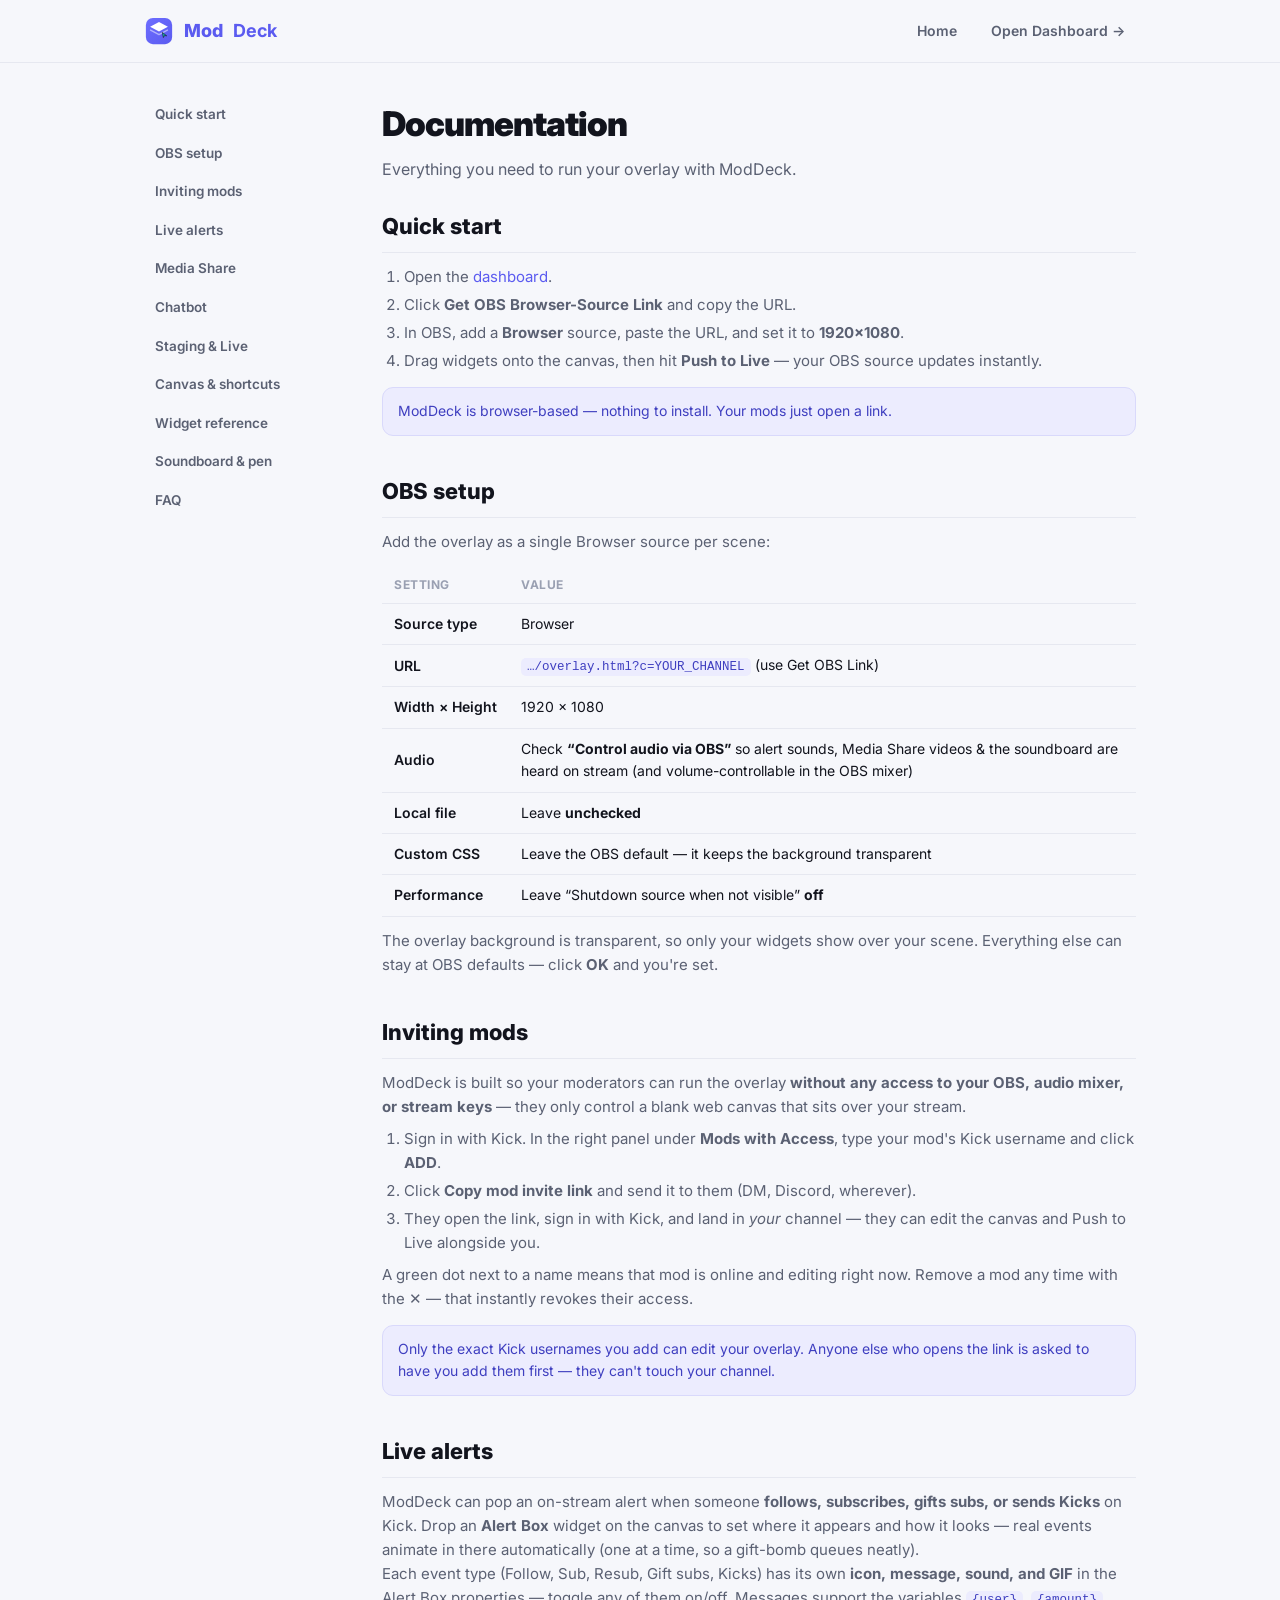
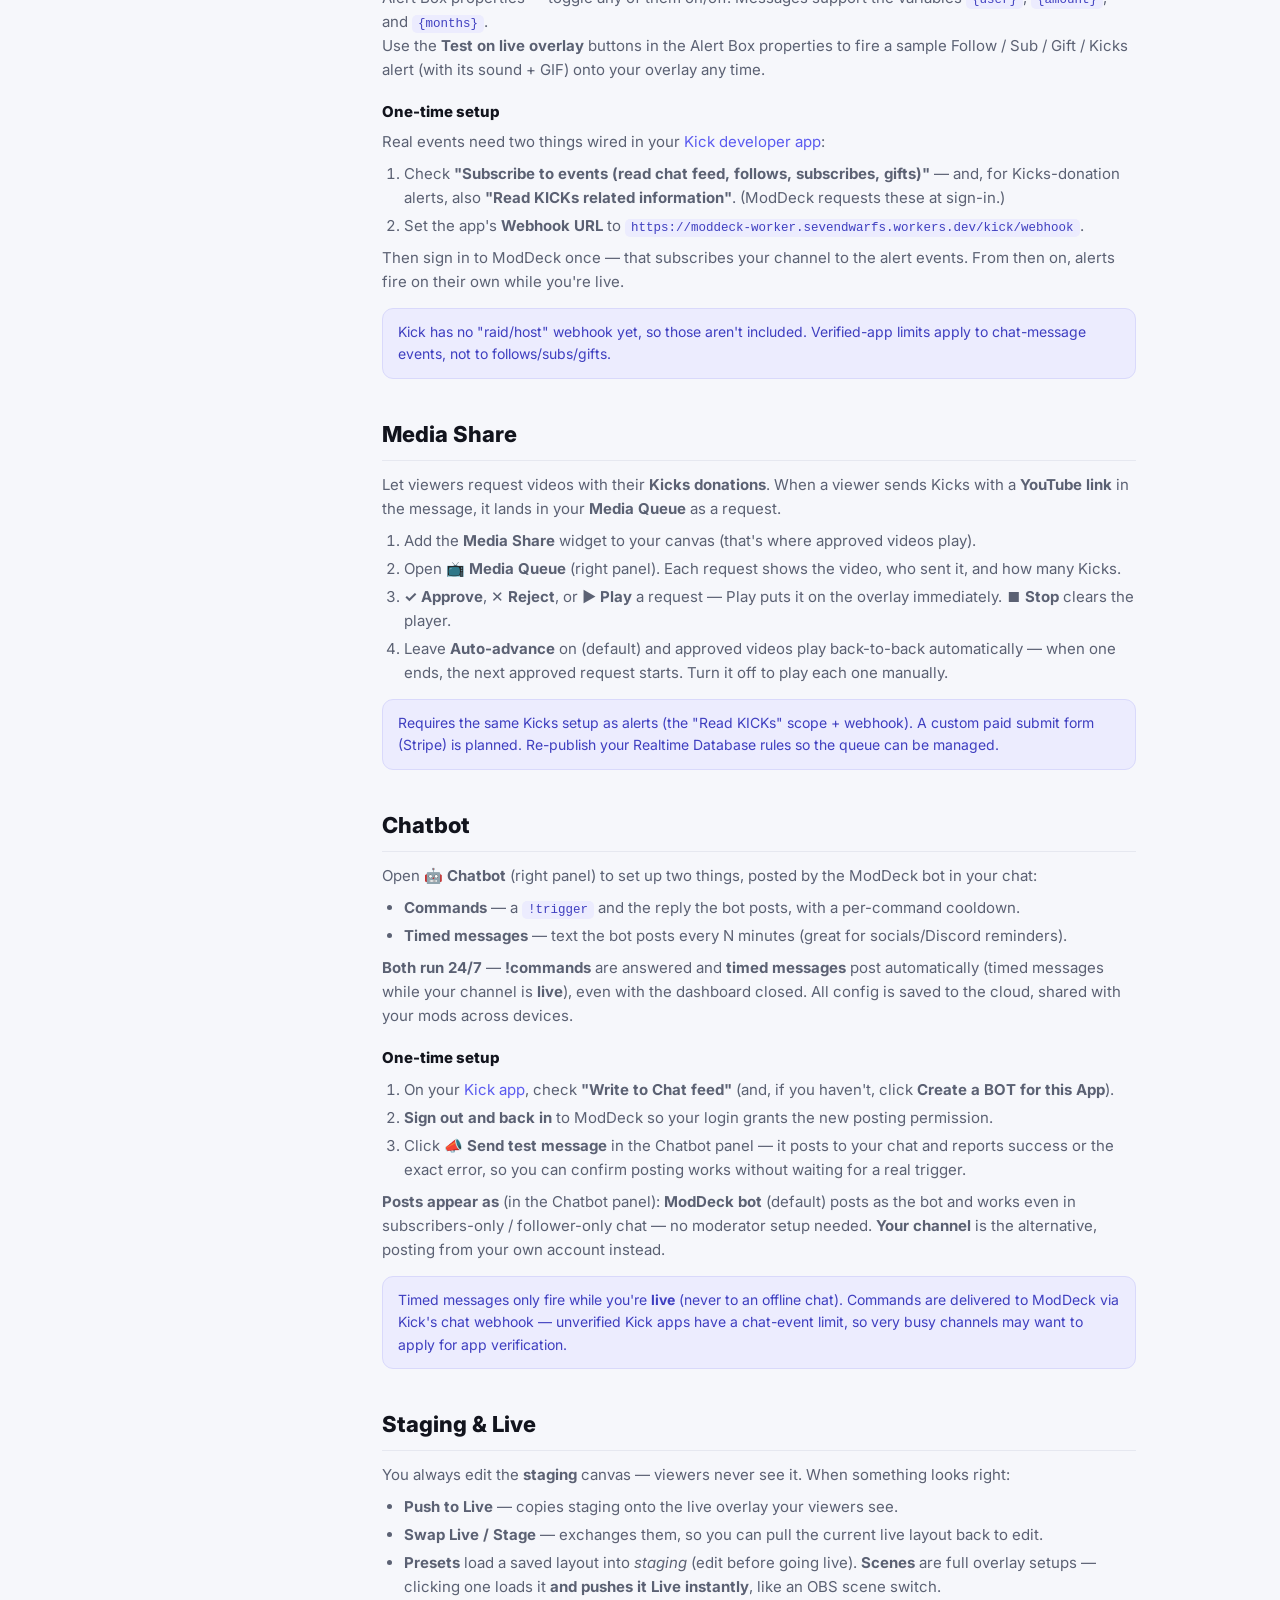
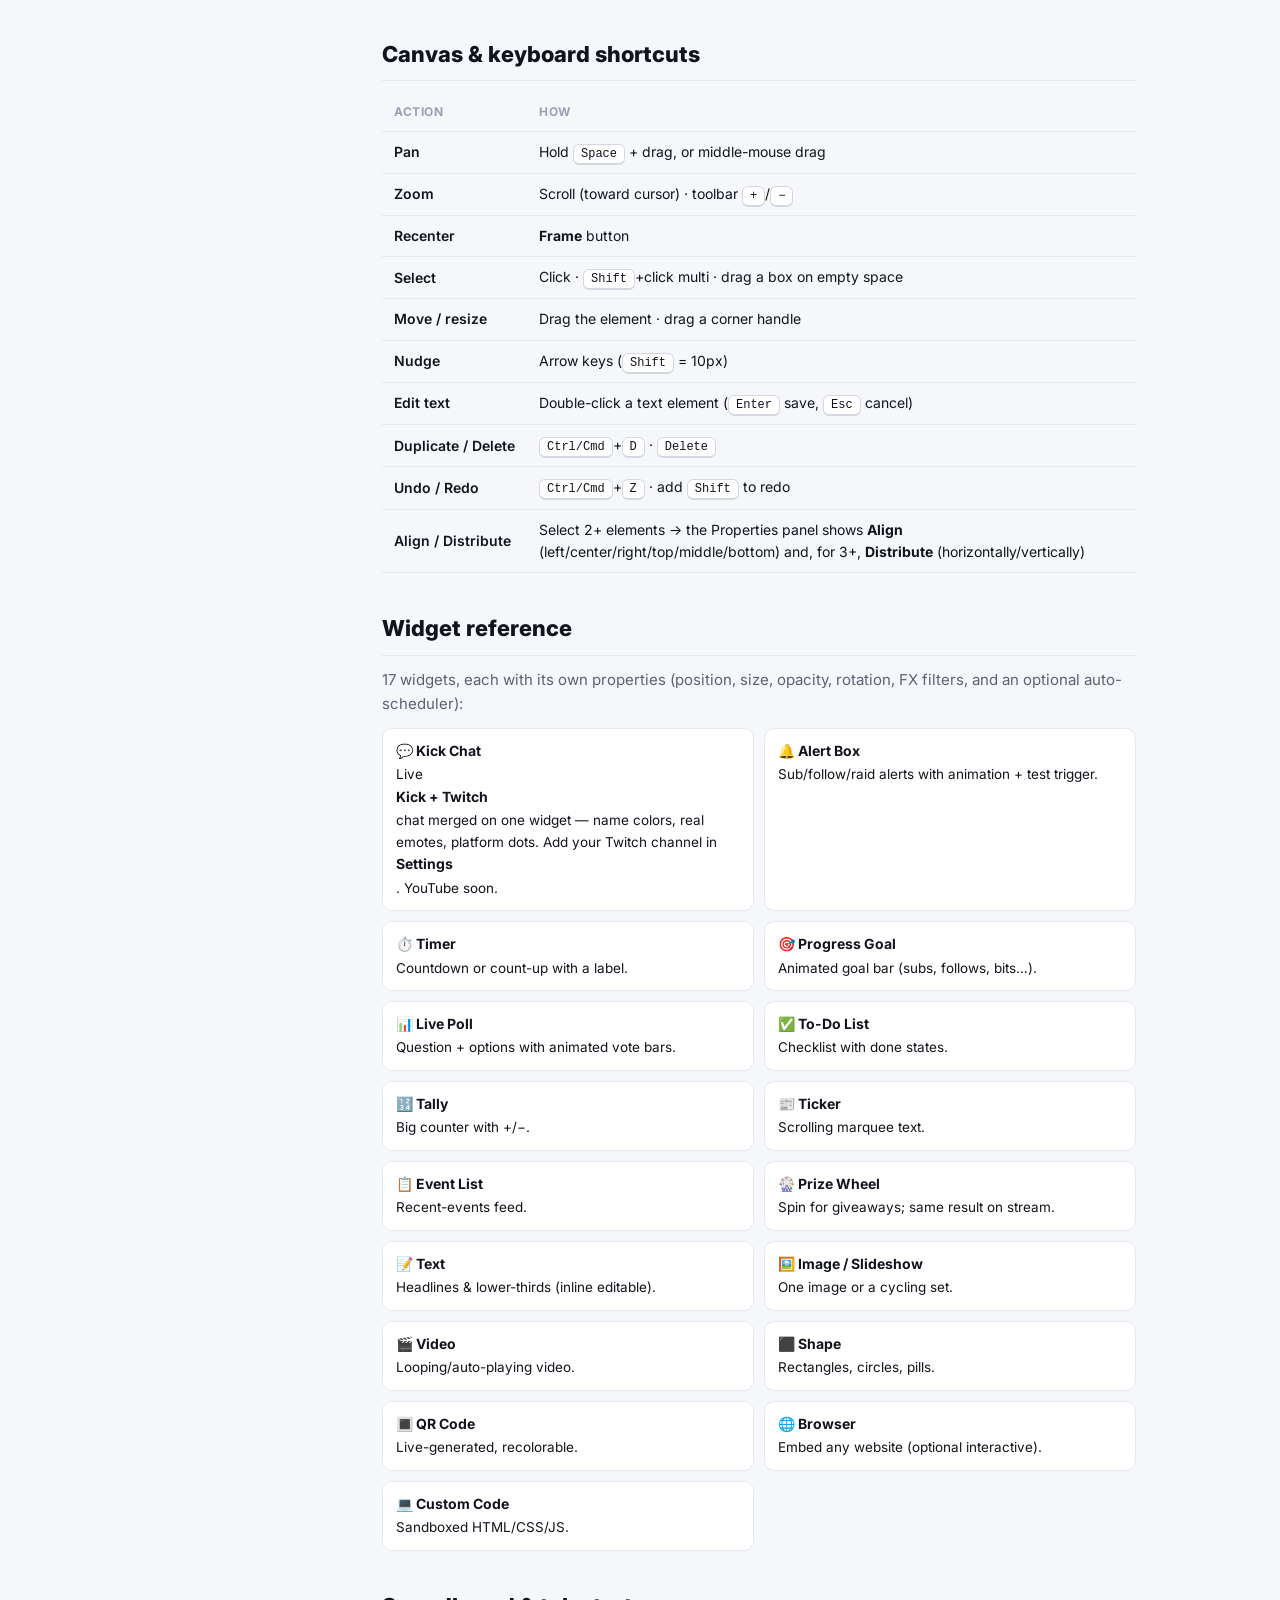
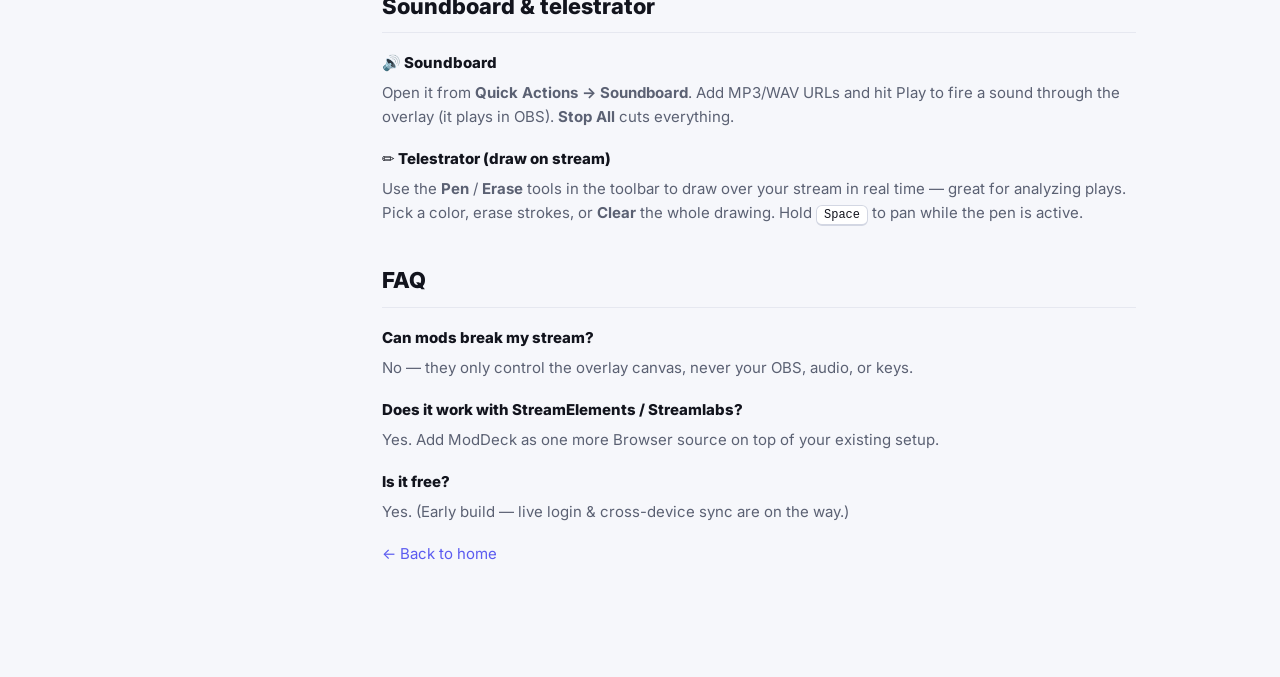
<file: docs.html>
<!DOCTYPE html>
<html lang="en">
<head>
<meta charset="UTF-8">
<meta name="viewport" content="width=device-width, initial-scale=1.0">
<title>ModDeck — Documentation</title>
<meta name="description" content="ModDeck docs: OBS setup, inviting mods, canvas controls & keyboard shortcuts, and the full widget reference.">
<meta name="moddeck-version" content="0.35.2">
<link rel="icon" href="favicon.svg" type="image/svg+xml">
<meta name="theme-color" content="#5b5bf0">
<link rel="preconnect" href="https://fonts.googleapis.com">
<link rel="preconnect" href="https://fonts.gstatic.com" crossorigin>
<link href="https://fonts.googleapis.com/css2?family=Inter:wght@400;500;600;700;800;900&display=swap" rel="stylesheet">
<style>
  :root{--bg:#f6f7fb;--panel:#fff;--line:#e6e8f0;--line2:#d3d7e3;--ink:#12141d;--ink-dim:#5b6173;--ink-faint:#9aa0b2;
    --accent:#5b5bf0;--accent-soft:#ececfe;--accent2:#0fb5a8;--radius:14px;--shadow:0 1px 2px rgba(20,25,45,.06),0 8px 24px rgba(20,25,45,.06);
    --mono:"SF Mono",ui-monospace,Menlo,Consolas,monospace;font-family:Inter,-apple-system,BlinkMacSystemFont,"Segoe UI",system-ui,sans-serif}
  *{box-sizing:border-box;margin:0;padding:0}
  body{background:var(--bg);color:var(--ink);line-height:1.6;-webkit-font-smoothing:antialiased}
  a{color:var(--accent);text-decoration:none}a:hover{text-decoration:underline}
  nav{position:sticky;top:0;z-index:50;background:rgba(246,247,251,.85);backdrop-filter:blur(12px);border-bottom:1px solid var(--line)}
  nav .in{max-width:1040px;margin:0 auto;padding:0 24px;height:62px;display:flex;align-items:center;gap:12px}
  .brand{display:flex;align-items:center;gap:10px;font-weight:800;font-size:18px}.brand img{width:30px;height:30px}.brand b{color:var(--accent)}
  nav .sp{margin-left:auto}nav a.t{color:var(--ink-dim);font-weight:600;font-size:14px;padding:7px 11px;border-radius:8px}nav a.t:hover{color:var(--ink);background:var(--panel);text-decoration:none}
  .layout{max-width:1040px;margin:0 auto;padding:34px 24px 80px;display:grid;grid-template-columns:200px 1fr;gap:38px}
  aside{position:sticky;top:90px;align-self:start;display:flex;flex-direction:column;gap:3px}
  aside a{color:var(--ink-dim);font-size:13.5px;font-weight:600;padding:7px 11px;border-radius:8px}
  aside a:hover{background:var(--panel);color:var(--ink);text-decoration:none}
  main{min-width:0}
  h1{font-size:34px;font-weight:900;letter-spacing:-1px;margin-bottom:6px}
  .tag{color:var(--ink-dim);margin-bottom:26px}
  section{margin-bottom:38px;scroll-margin-top:80px}
  h2{font-size:22px;font-weight:800;margin:0 0 12px;padding-bottom:8px;border-bottom:1px solid var(--line)}
  h3{font-size:15px;font-weight:800;margin:18px 0 6px}
  p,li{color:var(--ink-dim);font-size:15px}ul,ol{padding-left:22px;margin:8px 0}li{margin:4px 0}
  .card{background:var(--panel);border:1px solid var(--line);border-radius:var(--radius);padding:18px 20px;box-shadow:var(--shadow);margin:14px 0}
  code{font-family:var(--mono);font-size:12.5px;background:var(--accent-soft);color:#3f3fc0;padding:2px 6px;border-radius:5px}
  .kbd{font-family:var(--mono);font-size:12px;background:#fff;border:1px solid var(--line2);border-bottom-width:2px;border-radius:6px;padding:2px 7px;color:var(--ink)}
  table{width:100%;border-collapse:collapse;margin:12px 0;font-size:14px}
  th,td{text-align:left;padding:9px 12px;border-bottom:1px solid var(--line)}th{color:var(--ink-faint);font-size:12px;text-transform:uppercase;letter-spacing:.5px}
  td:first-child{font-weight:600;color:var(--ink);white-space:nowrap}
  .note{background:var(--accent-soft);border:1px solid #d9d9fb;border-radius:11px;padding:12px 15px;font-size:14px;color:#3f3fc0;margin:14px 0}
  .wgrid{display:grid;grid-template-columns:1fr 1fr;gap:10px;margin-top:12px}
  .w{background:var(--panel);border:1px solid var(--line);border-radius:10px;padding:11px 13px;font-size:13.5px}
  .w b{display:block;color:var(--ink);font-size:14px;margin-bottom:2px}
  @media(max-width:760px){.layout{grid-template-columns:1fr}aside{position:static;flex-direction:row;flex-wrap:wrap;margin-bottom:10px}.wgrid{grid-template-columns:1fr}}
</style>
</head>
<body>
<nav><div class="in">
  <a class="brand" href="index.html"><img src="favicon.svg" alt="">Mod<b>Deck</b></a>
  <span class="sp"></span>
  <a class="t" href="index.html">Home</a>
  <a class="t" href="dashboard.html">Open Dashboard →</a>
</div></nav>

<div class="layout">
  <aside>
    <a href="#start">Quick start</a>
    <a href="#obs">OBS setup</a>
    <a href="#mods">Inviting mods</a>
    <a href="#alerts">Live alerts</a>
    <a href="#media">Media Share</a>
    <a href="#chatbot">Chatbot</a>
    <a href="#staging">Staging &amp; Live</a>
    <a href="#controls">Canvas &amp; shortcuts</a>
    <a href="#widgets">Widget reference</a>
    <a href="#tools">Soundboard &amp; pen</a>
    <a href="#faq">FAQ</a>
  </aside>

  <main>
    <h1>Documentation</h1>
    <div class="tag">Everything you need to run your overlay with ModDeck.</div>

    <section id="start">
      <h2>Quick start</h2>
      <ol>
        <li>Open the <a href="dashboard.html">dashboard</a>.</li>
        <li>Click <b>Get OBS Browser-Source Link</b> and copy the URL.</li>
        <li>In OBS, add a <b>Browser</b> source, paste the URL, and set it to <b>1920×1080</b>.</li>
        <li>Drag widgets onto the canvas, then hit <b>Push to Live</b> — your OBS source updates instantly.</li>
      </ol>
      <div class="note">ModDeck is browser-based — nothing to install. Your mods just open a link.</div>
    </section>

    <section id="obs">
      <h2>OBS setup</h2>
      <p>Add the overlay as a single Browser source per scene:</p>
      <table>
        <tr><th>Setting</th><th>Value</th></tr>
        <tr><td>Source type</td><td>Browser</td></tr>
        <tr><td>URL</td><td><code>…/overlay.html?c=YOUR_CHANNEL</code> (use Get OBS Link)</td></tr>
        <tr><td>Width × Height</td><td>1920 × 1080</td></tr>
        <tr><td>Audio</td><td>Check <b>“Control audio via OBS”</b> so alert sounds, Media Share videos &amp; the soundboard are heard on stream (and volume-controllable in the OBS mixer)</td></tr>
        <tr><td>Local file</td><td>Leave <b>unchecked</b></td></tr>
        <tr><td>Custom CSS</td><td>Leave the OBS default — it keeps the background transparent</td></tr>
        <tr><td>Performance</td><td>Leave “Shutdown source when not visible” <b>off</b></td></tr>
      </table>
      <p>The overlay background is transparent, so only your widgets show over your scene. Everything else can
      stay at OBS defaults — click <b>OK</b> and you're set.</p>
    </section>

    <section id="mods">
      <h2>Inviting mods</h2>
      <p>ModDeck is built so your moderators can run the overlay <b>without any access to your OBS, audio mixer, or stream keys</b> — they only control a blank web canvas that sits over your stream.</p>
      <ol>
        <li>Sign in with Kick. In the right panel under <b>Mods with Access</b>, type your mod's Kick username and click <b>ADD</b>.</li>
        <li>Click <b>Copy mod invite link</b> and send it to them (DM, Discord, wherever).</li>
        <li>They open the link, sign in with Kick, and land in <i>your</i> channel — they can edit the canvas and Push to Live alongside you.</li>
      </ol>
      <p>A green dot next to a name means that mod is online and editing right now. Remove a mod any time with the <b>✕</b> — that instantly revokes their access.</p>
      <div class="note">Only the exact Kick usernames you add can edit your overlay. Anyone else who opens the link is asked to have you add them first — they can't touch your channel.</div>
    </section>

    <section id="alerts">
      <h2>Live alerts</h2>
      <p>ModDeck can pop an on-stream alert when someone <b>follows, subscribes, gifts subs, or sends Kicks</b>
      on Kick. Drop an <b>Alert Box</b> widget on the canvas to set where it appears and how it looks — real
      events animate in there automatically (one at a time, so a gift-bomb queues neatly).</p>
      <p>Each event type (Follow, Sub, Resub, Gift subs, Kicks) has its own <b>icon, message, sound, and GIF</b>
      in the Alert Box properties — toggle any of them on/off. Messages support the variables
      <code>{user}</code>, <code>{amount}</code>, and <code>{months}</code>.</p>
      <p>Use the <b>Test on live overlay</b> buttons in the Alert Box properties to fire a sample Follow / Sub /
      Gift / Kicks alert (with its sound + GIF) onto your overlay any time.</p>
      <h3>One-time setup</h3>
      <p>Real events need two things wired in your <a href="https://kick.com/settings/developer" target="_blank" rel="noopener">Kick developer app</a>:</p>
      <ol>
        <li>Check <b>"Subscribe to events (read chat feed, follows, subscribes, gifts)"</b> — and, for
          Kicks-donation alerts, also <b>"Read KICKs related information"</b>. (ModDeck requests these at sign-in.)</li>
        <li>Set the app's <b>Webhook URL</b> to
          <code>https://moddeck-worker.sevendwarfs.workers.dev/kick/webhook</code>.</li>
      </ol>
      <p>Then sign in to ModDeck once — that subscribes your channel to the alert events. From then on, alerts
      fire on their own while you're live.</p>
      <div class="note">Kick has no "raid/host" webhook yet, so those aren't included. Verified-app limits apply
      to chat-message events, not to follows/subs/gifts.</div>
    </section>

    <section id="media">
      <h2>Media Share</h2>
      <p>Let viewers request videos with their <b>Kicks donations</b>. When a viewer sends Kicks with a
      <b>YouTube link</b> in the message, it lands in your <b>Media Queue</b> as a request.</p>
      <ol>
        <li>Add the <b>Media Share</b> widget to your canvas (that's where approved videos play).</li>
        <li>Open <b>📺 Media Queue</b> (right panel). Each request shows the video, who sent it, and how many
          Kicks.</li>
        <li><b>✓ Approve</b>, <b>✕ Reject</b>, or <b>▶ Play</b> a request — Play puts it on the overlay
          immediately. <b>⏹ Stop</b> clears the player.</li>
        <li>Leave <b>Auto-advance</b> on (default) and approved videos play back-to-back automatically — when
          one ends, the next approved request starts. Turn it off to play each one manually.</li>
      </ol>
      <div class="note">Requires the same Kicks setup as alerts (the "Read KICKs" scope + webhook). A custom
      paid submit form (Stripe) is planned. Re-publish your Realtime Database rules so the queue can be
      managed.</div>
    </section>

    <section id="chatbot">
      <h2>Chatbot</h2>
      <p>Open <b>🤖 Chatbot</b> (right panel) to set up two things, posted by the ModDeck bot in your chat:</p>
      <ul>
        <li><b>Commands</b> — a <code>!trigger</code> and the reply the bot posts, with a per-command cooldown.</li>
        <li><b>Timed messages</b> — text the bot posts every N minutes (great for socials/Discord reminders).</li>
      </ul>
      <p><b>Both run 24/7</b> — <b>!commands</b> are answered and <b>timed messages</b> post automatically
      (timed messages while your channel is <b>live</b>), even with the dashboard closed. All config is saved to
      the cloud, shared with your mods across devices.</p>
      <h3>One-time setup</h3>
      <ol>
        <li>On your <a href="https://kick.com/settings/developer" target="_blank" rel="noopener">Kick app</a>,
          check <b>"Write to Chat feed"</b> (and, if you haven't, click <b>Create a BOT for this App</b>).</li>
        <li><b>Sign out and back in</b> to ModDeck so your login grants the new posting permission.</li>
        <li>Click <b>📣 Send test message</b> in the Chatbot panel — it posts to your chat and reports success
          or the exact error, so you can confirm posting works without waiting for a real trigger.</li>
      </ol>
      <p><b>Posts appear as</b> (in the Chatbot panel): <b>ModDeck bot</b> (default) posts as the bot and works
      even in subscribers-only / follower-only chat — no moderator setup needed. <b>Your channel</b> is the
      alternative, posting from your own account instead.</p>
      <div class="note">Timed messages only fire while you're <b>live</b> (never to an offline chat). Commands
      are delivered to ModDeck via Kick's chat webhook — unverified Kick apps have a chat-event limit, so very
      busy channels may want to apply for app verification.</div>
    </section>

    <section id="staging">
      <h2>Staging &amp; Live</h2>
      <p>You always edit the <b>staging</b> canvas — viewers never see it. When something looks right:</p>
      <ul>
        <li><b>Push to Live</b> — copies staging onto the live overlay your viewers see.</li>
        <li><b>Swap Live / Stage</b> — exchanges them, so you can pull the current live layout back to edit.</li>
        <li><b>Presets</b> load a saved layout into <i>staging</i> (edit before going live). <b>Scenes</b> are full
          overlay setups — clicking one loads it <b>and pushes it Live instantly</b>, like an OBS scene switch.</li>
      </ul>
    </section>

    <section id="controls">
      <h2>Canvas &amp; keyboard shortcuts</h2>
      <table>
        <tr><th>Action</th><th>How</th></tr>
        <tr><td>Pan</td><td>Hold <span class="kbd">Space</span> + drag, or middle-mouse drag</td></tr>
        <tr><td>Zoom</td><td>Scroll (toward cursor) · toolbar <span class="kbd">+</span>/<span class="kbd">−</span></td></tr>
        <tr><td>Recenter</td><td><b>Frame</b> button</td></tr>
        <tr><td>Select</td><td>Click · <span class="kbd">Shift</span>+click multi · drag a box on empty space</td></tr>
        <tr><td>Move / resize</td><td>Drag the element · drag a corner handle</td></tr>
        <tr><td>Nudge</td><td>Arrow keys (<span class="kbd">Shift</span> = 10px)</td></tr>
        <tr><td>Edit text</td><td>Double-click a text element (<span class="kbd">Enter</span> save, <span class="kbd">Esc</span> cancel)</td></tr>
        <tr><td>Duplicate / Delete</td><td><span class="kbd">Ctrl/Cmd</span>+<span class="kbd">D</span> · <span class="kbd">Delete</span></td></tr>
        <tr><td>Undo / Redo</td><td><span class="kbd">Ctrl/Cmd</span>+<span class="kbd">Z</span> · add <span class="kbd">Shift</span> to redo</td></tr>
        <tr><td>Align / Distribute</td><td>Select 2+ elements → the Properties panel shows <b>Align</b> (left/center/right/top/middle/bottom) and, for 3+, <b>Distribute</b> (horizontally/vertically)</td></tr>
      </table>
    </section>

    <section id="widgets">
      <h2>Widget reference</h2>
      <p>17 widgets, each with its own properties (position, size, opacity, rotation, FX filters, and an optional auto-scheduler):</p>
      <div class="wgrid">
        <div class="w"><b>💬 Kick Chat</b>Live <b>Kick + Twitch</b> chat merged on one widget — name colors, real emotes, platform dots. Add your Twitch channel in <b>Settings</b>. YouTube soon.</div>
        <div class="w"><b>🔔 Alert Box</b>Sub/follow/raid alerts with animation + test trigger.</div>
        <div class="w"><b>⏱️ Timer</b>Countdown or count-up with a label.</div>
        <div class="w"><b>🎯 Progress Goal</b>Animated goal bar (subs, follows, bits…).</div>
        <div class="w"><b>📊 Live Poll</b>Question + options with animated vote bars.</div>
        <div class="w"><b>✅ To-Do List</b>Checklist with done states.</div>
        <div class="w"><b>🔢 Tally</b>Big counter with +/−.</div>
        <div class="w"><b>📰 Ticker</b>Scrolling marquee text.</div>
        <div class="w"><b>📋 Event List</b>Recent-events feed.</div>
        <div class="w"><b>🎡 Prize Wheel</b>Spin for giveaways; same result on stream.</div>
        <div class="w"><b>📝 Text</b>Headlines &amp; lower-thirds (inline editable).</div>
        <div class="w"><b>🖼️ Image / Slideshow</b>One image or a cycling set.</div>
        <div class="w"><b>🎬 Video</b>Looping/auto-playing video.</div>
        <div class="w"><b>⬛ Shape</b>Rectangles, circles, pills.</div>
        <div class="w"><b>🔳 QR Code</b>Live-generated, recolorable.</div>
        <div class="w"><b>🌐 Browser</b>Embed any website (optional interactive).</div>
        <div class="w"><b>💻 Custom Code</b>Sandboxed HTML/CSS/JS.</div>
      </div>
    </section>

    <section id="tools">
      <h2>Soundboard &amp; telestrator</h2>
      <h3>🔊 Soundboard</h3>
      <p>Open it from <b>Quick Actions → Soundboard</b>. Add MP3/WAV URLs and hit Play to fire a sound through the overlay (it plays in OBS). <b>Stop All</b> cuts everything.</p>
      <h3>✏️ Telestrator (draw on stream)</h3>
      <p>Use the <b>Pen</b> / <b>Erase</b> tools in the toolbar to draw over your stream in real time — great for analyzing plays. Pick a color, erase strokes, or <b>Clear</b> the whole drawing. Hold <span class="kbd">Space</span> to pan while the pen is active.</p>
    </section>

    <section id="faq">
      <h2>FAQ</h2>
      <h3>Can mods break my stream?</h3>
      <p>No — they only control the overlay canvas, never your OBS, audio, or keys.</p>
      <h3>Does it work with StreamElements / Streamlabs?</h3>
      <p>Yes. Add ModDeck as one more Browser source on top of your existing setup.</p>
      <h3>Is it free?</h3>
      <p>Yes. (Early build — live login &amp; cross-device sync are on the way.)</p>
      <p style="margin-top:18px"><a href="index.html">← Back to home</a></p>
    </section>
  </main>
</div>
</body>
</html>
</file>
